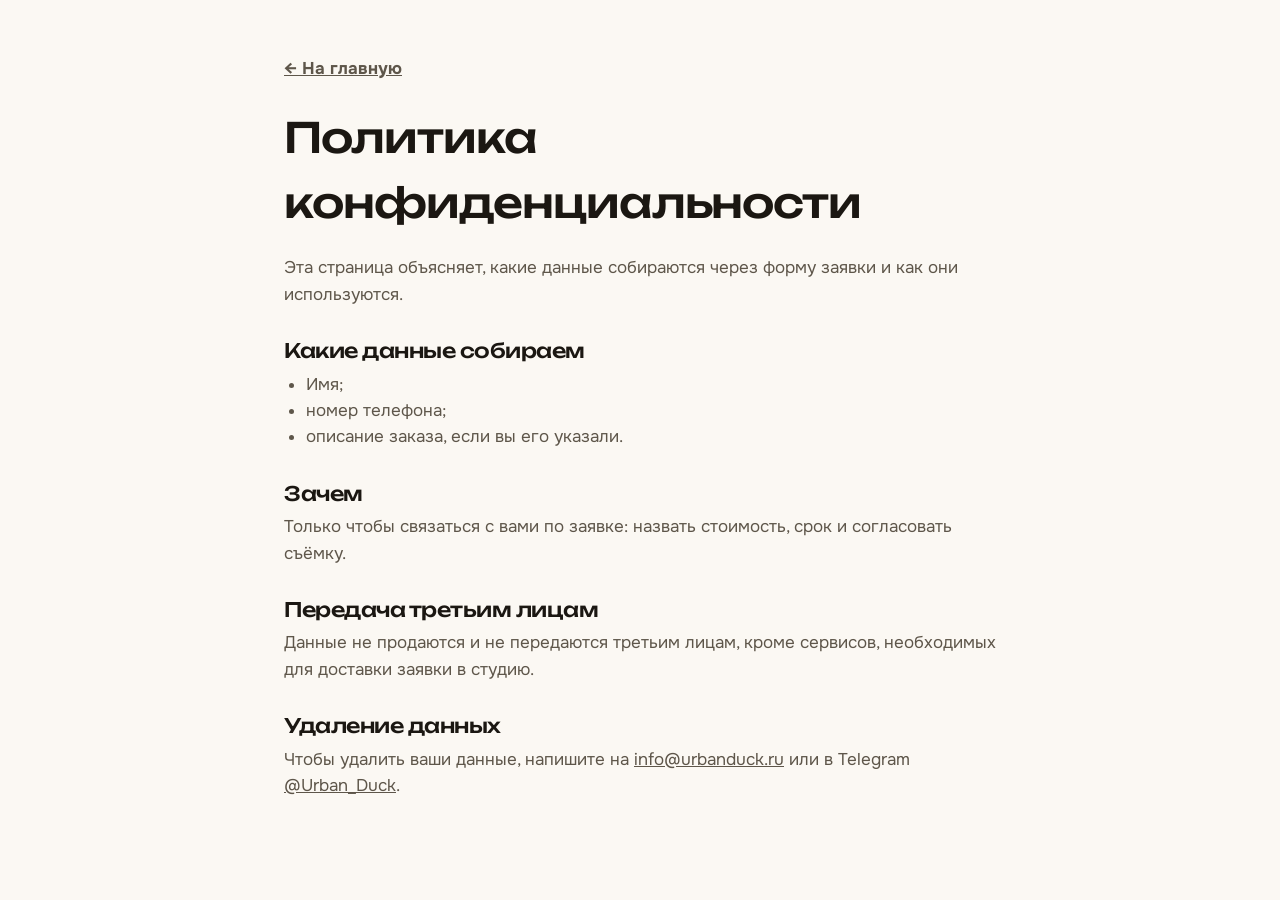
<file: privacy.html>
<!DOCTYPE html>
<html lang="ru"><head><meta charset="UTF-8"><meta name="viewport" content="width=device-width, initial-scale=1">
<title>Политика конфиденциальности — Urban Duck</title>
<link href="https://fonts.googleapis.com/css2?family=Onest:wght@400;500;600&family=Unbounded:wght@500&display=swap" rel="stylesheet">
<link rel="stylesheet" href="styles.css"></head>
<body><div class="wrap doc">
<p><a href="index.html"><b>← На главную</b></a></p>
<h1>Политика конфиденциальности</h1>
<p>Эта страница объясняет, какие данные собираются через форму заявки и как они используются.</p>
<h2>Какие данные собираем</h2>
<ul><li>Имя;</li><li>номер телефона;</li><li>описание заказа, если вы его указали.</li></ul>
<h2>Зачем</h2>
<p>Только чтобы связаться с вами по заявке: назвать стоимость, срок и согласовать съёмку.</p>
<h2>Передача третьим лицам</h2>
<p>Данные не продаются и не передаются третьим лицам, кроме сервисов, необходимых для доставки заявки в студию.</p>
<h2>Удаление данных</h2>
<p>Чтобы удалить ваши данные, напишите на <a href="mailto:info@urbanduck.ru">info@urbanduck.ru</a> или в Telegram <a href="https://t.me/Urban_Duck">@Urban_Duck</a>.</p>
</div></body></html>
</file>
<file: styles.css>
:root {
  --paper: #FBF8F3;
  --paper-2: #F3EEE5;
  --butter: #FFE6C4;
  --ink: #1B1712;
  --ink-2: #5E564A;
  --line: #E3DACA;
  --duck: #FD9E3F;
  --duck-deep: #EE8420;
  --white: #FFFFFF;
  --r: 6px;
  --f-head: 'Unbounded', 'Onest', system-ui, sans-serif;
  --f-body: 'Onest', system-ui, -apple-system, 'Segoe UI', sans-serif;
  --ease: cubic-bezier(.2, .7, .2, 1);
}

*, *::before, *::after { box-sizing: border-box; }
html { -webkit-text-size-adjust: 100%; }
body {
  margin: 0;
  background: var(--paper);
  color: var(--ink);
  font-family: var(--f-body);
  font-size: 17px;
  line-height: 1.55;
  -webkit-font-smoothing: antialiased;
}
img { display: block; max-width: 100%; }
a { color: inherit; }
h1, h2, h3, p, ul, ol, dl, dd, figure { margin: 0; }
ul, ol { padding: 0; list-style: none; }
button { font: inherit; color: inherit; cursor: pointer; }
:focus-visible { outline: 3px solid var(--ink); outline-offset: 3px; }

.wrap { width: 100%; max-width: 1240px; margin: 0 auto; padding: 0 24px; }

h2 {
  font-family: var(--f-head);
  font-weight: 500;
  font-size: clamp(1.8rem, 3.8vw, 3.2rem);
  line-height: 1.08;
  letter-spacing: -0.025em;
  max-width: 18ch;
}
h3 { font-family: var(--f-head); font-weight: 500; font-size: 1.15rem; line-height: 1.25; letter-spacing: -0.01em; }
.lead { font-size: 1.12rem; color: var(--ink-2); max-width: 46ch; margin-top: 20px; }

/* split-heading words */
.sw-w { display: inline-block; overflow: hidden; vertical-align: top; padding-bottom: .08em; margin-bottom: -.08em; }
.sw-w > span { display: inline-block; will-change: transform; }

/* ===== buttons ===== */
.btn {
  position: relative;
  display: inline-flex; align-items: center; justify-content: center;
  padding: 16px 28px;
  background: var(--duck);
  color: var(--ink);
  font-weight: 600; font-size: 1rem; text-decoration: none; white-space: nowrap;
  border: 2px solid var(--ink);
  border-radius: 999px;
  transition: background .25s var(--ease), transform .25s var(--ease), box-shadow .25s var(--ease);
  box-shadow: 4px 4px 0 var(--ink);
}
.btn:hover { background: #FFB466; transform: translate(-2px, -2px); box-shadow: 6px 6px 0 var(--ink); }
.btn:active { transform: translate(2px, 2px); box-shadow: 1px 1px 0 var(--ink); }
.btn--ghost { background: transparent; }
.btn--ghost:hover { background: var(--butter); }
.btn--sm { padding: 10px 20px; font-size: .92rem; box-shadow: 3px 3px 0 var(--ink); }
.btn--block { width: 100%; }
.btn[disabled] { opacity: .6; pointer-events: none; }

/* ===== header ===== */
.header {
  position: sticky; top: 0; z-index: 50;
  background: rgba(251, 248, 243, .9);
  backdrop-filter: blur(10px);
  -webkit-backdrop-filter: blur(10px);
  border-bottom: 1px solid transparent;
  transition: border-color .25s;
}
.header.scrolled { border-bottom-color: var(--line); }
.header__inner { display: flex; align-items: center; gap: 24px; min-height: 68px; min-width: 0; }
.logo { display: inline-flex; flex-shrink: 0; }
.logo img { height: 38px; width: auto; }
.nav { display: flex; align-items: center; gap: 26px; margin-left: auto; }
.nav a { text-decoration: none; font-weight: 500; font-size: .96rem; white-space: nowrap; position: relative; }
.nav a:not(.nav__tel-m)::after {
  content: ''; position: absolute; left: 0; right: 0; bottom: -4px; height: 2px;
  background: var(--duck); transform: scaleX(0); transform-origin: left; transition: transform .3s var(--ease);
}
.nav a:hover::after { transform: scaleX(1); }
.nav__tel-m { display: none; }
.header__tel { font-weight: 600; text-decoration: none; white-space: nowrap; }
.header__cta { flex-shrink: 0; }
.burger { display: none; width: 44px; height: 44px; background: none; border: 0; padding: 0; position: relative; margin-left: auto; }
.burger i { position: absolute; left: 10px; right: 10px; height: 2px; background: var(--ink); transition: transform .3s var(--ease), top .3s var(--ease); }
.burger i:first-child { top: 17px; }
.burger i:last-child { top: 25px; }
.burger.is-open i:first-child { top: 21px; transform: rotate(45deg); }
.burger.is-open i:last-child { top: 21px; transform: rotate(-45deg); }

/* ===== hero ===== */
.hero { padding: 56px 0 72px; overflow: hidden; }
.hero__grid { display: grid; grid-template-columns: 1.15fr .85fr; gap: 56px; align-items: center; }
.hero__title {
  font-family: var(--f-head); font-weight: 500;
  font-size: clamp(2.3rem, 5.2vw, 4.9rem);
  line-height: 1.04; letter-spacing: -0.035em;
}
.hero__title .ln { display: block; overflow: hidden; padding-bottom: .1em; margin-bottom: -.1em; }
.hero__title .ln > span { display: inline-block; }
.mark { background: linear-gradient(transparent 62%, var(--duck) 62%, var(--duck) 92%, transparent 92%); padding: 0 .06em; }
.hero__lead { margin-top: 28px; font-size: 1.2rem; color: var(--ink-2); max-width: 48ch; }
.hero__cta { display: flex; flex-wrap: wrap; gap: 16px; margin-top: 36px; }
.facts { display: grid; grid-template-columns: repeat(3, auto); justify-content: start; gap: 12px 44px; margin-top: 52px; }
.facts > div { display: flex; flex-direction: column-reverse; gap: 2px; }
.facts dt { font-size: .88rem; color: var(--ink-2); max-width: 16ch; line-height: 1.3; }
.facts dd b { font-family: var(--f-head); font-weight: 500; font-size: 2.2rem; letter-spacing: -0.03em; }

.stage { position: relative; }
.stage__frame {
  position: relative; aspect-ratio: 4 / 5; background: var(--white);
  border: 2px solid var(--ink); border-radius: var(--r); overflow: hidden;
  box-shadow: 10px 10px 0 var(--duck);
}
.stage__img { position: absolute; inset: 0; width: 100%; height: 100%; object-fit: cover; opacity: 0; transition: opacity .01s; }
.stage__img.is-on { opacity: 1; }
.stage__flash { position: absolute; inset: 0; background: #fff; opacity: 0; pointer-events: none; }
.stage__flash.go { animation: flash .42s ease-out; }
@keyframes flash { 0% { opacity: 0; } 22% { opacity: .95; } 100% { opacity: 0; } }
.crop { position: absolute; width: 26px; height: 26px; border: 0 solid var(--ink); opacity: .85; }
.crop--tl { top: 14px; left: 14px; border-top-width: 3px; border-left-width: 3px; }
.crop--tr { top: 14px; right: 14px; border-top-width: 3px; border-right-width: 3px; }
.crop--bl { bottom: 14px; left: 14px; border-bottom-width: 3px; border-left-width: 3px; }
.crop--br { bottom: 14px; right: 14px; border-bottom-width: 3px; border-right-width: 3px; }
.stage__frame:has(.stage__img.is-on[src*="watch"]) .crop { border-color: #fff; }
.stage__focus {
  position: absolute; left: 50%; top: 50%; width: 34%; aspect-ratio: 1; transform: translate(-50%, -50%);
  border: 2px solid var(--duck); border-radius: 2px; opacity: 0; pointer-events: none;
}
.stage__focus.go { animation: focus .9s var(--ease); }
@keyframes focus { 0% { opacity: 0; transform: translate(-50%, -50%) scale(1.5); } 35% { opacity: 1; } 70% { opacity: 1; transform: translate(-50%, -50%) scale(1); } 100% { opacity: 0; transform: translate(-50%, -50%) scale(1); } }
.stage__meta { display: flex; justify-content: space-between; gap: 16px; margin-top: 22px; font-weight: 500; font-size: .95rem; }
.stage__num { color: var(--ink-2); font-variant-numeric: tabular-nums; }
.stage__num b { color: var(--ink); font-weight: 600; }
.stage__bar { height: 3px; background: var(--line); margin-top: 10px; overflow: hidden; border-radius: 3px; }
.stage__bar i { display: block; height: 100%; width: 100%; background: var(--ink); transform-origin: left; transform: scaleX(0); }
.stage__bar i.run { animation: bar var(--slide, 3.6s) linear forwards; }
@keyframes bar { to { transform: scaleX(1); } }

/* ===== band ===== */
.band { background: var(--duck); border-block: 2px solid var(--ink); overflow: hidden; padding: 14px 0; }
.band__track { display: flex; width: max-content; animation: marquee 38s linear infinite; }
.band__track span {
  font-family: var(--f-head); font-weight: 500; font-size: 1.15rem; letter-spacing: -0.01em; white-space: nowrap; padding: 0 34px; position: relative;
}
.band__track span::after { content: ''; position: absolute; right: -4px; top: 50%; width: 8px; height: 8px; margin-top: -4px; background: var(--ink); border-radius: 50%; }
@keyframes marquee { to { transform: translateX(-50%); } }
.band:hover .band__track { animation-play-state: paused; }

/* ===== background demo ===== */
.bgd { background: var(--paper-2); padding: 110px 0; }
.bgd__grid { display: grid; grid-template-columns: .85fr 1.15fr; gap: 64px; align-items: center; }
.bgd__rows { margin-top: 28px; display: grid; gap: 8px; }
.bgd__rows p { font-size: 1.02rem; display: flex; gap: 14px; align-items: baseline; }
.bgd__rows b { font-family: var(--f-head); font-weight: 500; font-size: 1.3rem; min-width: 4.5ch; letter-spacing: -0.02em; }
.variants { display: grid; grid-template-columns: repeat(2, minmax(0, 150px)); gap: 28px; margin-top: 34px; }
.vr { display: flex; flex-direction: column; align-items: center; gap: 10px; background: none; border: 0; padding: 0; text-align: center; }
.vr__pic { position: relative; display: block; width: 100%; max-width: 150px; aspect-ratio: 1; border-radius: 50%; overflow: hidden; border: 2px solid var(--ink); background: #fff; transition: transform .3s var(--ease), box-shadow .3s var(--ease); }
.vr__pic--clear { background: conic-gradient(#d9d9d9 25%, #fff 0 50%, #d9d9d9 0 75%, #fff 0) 0 0 / 14px 14px; }
.vr__pic img { width: 100%; height: 100%; object-fit: cover; }
.vr__pic--clear img { mix-blend-mode: multiply; }
.vr:hover .vr__pic { transform: translateY(-4px); }
.vr.is-on .vr__pic { box-shadow: 0 0 0 3px var(--paper-2), 0 0 0 6px var(--duck); }
.vr__t { font-weight: 600; font-size: .92rem; line-height: 1.2; }
.vr__t small { display: block; font-weight: 400; color: var(--ink-2); margin-top: 2px; }
.bgd__screen {
  position: relative; aspect-ratio: 16 / 10; border: 2px solid var(--ink); border-radius: var(--r); overflow: hidden;
  background: #fff; box-shadow: 10px 10px 0 var(--ink);
  transition: background-color .5s var(--ease);
}
.bgd__screen.is-clear { background: conic-gradient(#e6e6e6 25%, #fff 0 50%, #e6e6e6 0 75%, #fff 0) 0 0 / 24px 24px; }
.bgd__screen img { width: 100%; height: 100%; object-fit: cover; transition: opacity .3s; }
.bgd__screen.is-clear img { mix-blend-mode: multiply; }
.bgd__screen img.out { opacity: 0; }
.bgd__tag { position: absolute; left: 16px; bottom: 14px; background: var(--ink); color: #fff; font-size: .82rem; font-weight: 500; padding: 4px 12px; border-radius: 999px; }
/* ===== works ===== */
.works { padding: 0; }
.works__pin { height: 100vh; min-height: 620px; display: flex; flex-direction: column; justify-content: center; padding: 84px 0 36px; overflow: hidden; }
.works__head { display: flex; justify-content: space-between; align-items: flex-end; gap: 24px; margin-bottom: 26px; }
.works__hint { color: var(--ink-2); font-size: .95rem; white-space: nowrap; }
.works__viewport { width: 100%; overflow-x: auto; padding-bottom: 12px; scrollbar-width: thin; }
.works-pin .works__viewport { overflow: visible; padding-bottom: 0; }
.works__track { --wh: clamp(300px, calc(100vh - 290px), 600px); display: flex; gap: 26px; padding: 0 max(24px, calc((100vw - 1240px) / 2 + 24px)); width: max-content; will-change: transform; }
.w { position: relative; flex: 0 0 auto; height: var(--wh); }
.w img { width: auto; height: 100%; aspect-ratio: 3 / 4; object-fit: cover; border: 2px solid var(--ink); border-radius: var(--r); background: #fff; }
.w--sq img { aspect-ratio: 1; }
.w--wide img { aspect-ratio: 3 / 2; }
.w--fit img { object-fit: contain; }
.w figcaption { position: absolute; left: 14px; bottom: 14px; right: 14px; display: flex; flex-direction: column; font-size: .86rem; line-height: 1.25; }
.w figcaption b { align-self: flex-start; background: var(--ink); color: #fff; font-weight: 500; padding: 3px 10px; border-radius: 999px 999px 0 0; }
.w figcaption span { align-self: flex-start; background: #fff; color: var(--ink); border: 2px solid var(--ink); font-weight: 500; padding: 2px 10px; border-radius: 0 999px 999px 999px; }
.w--end { display: flex; flex-direction: column; justify-content: space-between; width: clamp(260px, 26vw, 360px); background: var(--duck); border: 2px solid var(--ink); border-radius: var(--r); padding: 26px; text-decoration: none; }
.w--end span { font-family: var(--f-head); font-weight: 500; font-size: 1.8rem; line-height: 1.1; letter-spacing: -0.02em; }
.w--end b { font-size: 1.05rem; }
.works__progress { margin: 26px max(24px, calc((100vw - 1240px) / 2 + 24px)) 0; height: 3px; background: var(--line); border-radius: 3px; overflow: hidden; }
.works__progress i { display: block; height: 100%; background: var(--ink); transform: scaleX(0); transform-origin: left; }

/* ===== paintings ===== */
.paint { background: var(--butter); padding: 110px 0; border-block: 2px solid var(--ink); }
.paint__grid { display: grid; grid-template-columns: .8fr 1.2fr; gap: 64px; align-items: center; }
.paint__list { margin-top: 32px; display: grid; gap: 18px; }
.paint__list li { display: grid; grid-template-columns: auto 1fr; gap: 6px 22px; align-items: baseline; border-top: 2px solid var(--ink); padding-top: 16px; }
.paint__list b { font-family: var(--f-head); font-weight: 500; font-size: 1.55rem; letter-spacing: -0.02em; white-space: nowrap; }
.paint__list span { color: var(--ink-2); }
.loupe { position: relative; border: 2px solid var(--ink); border-radius: var(--r); overflow: hidden; cursor: crosshair; box-shadow: 10px 10px 0 var(--ink); background: #000; touch-action: pan-y; }
.loupe img { width: 100%; height: auto; aspect-ratio: 3368 / 2000; object-fit: cover; }
.loupe__glass {
  --s: 210px;
  position: absolute; left: 0; top: 0; width: var(--s); height: var(--s); border-radius: 50%;
  border: 3px solid #fff; box-shadow: 0 0 0 2px var(--ink), 0 12px 30px rgba(0, 0, 0, .35);
  background-repeat: no-repeat; opacity: 0; transform: scale(.6); transition: opacity .25s, transform .25s var(--ease); pointer-events: none;
}
.loupe.is-active .loupe__glass { opacity: 1; transform: scale(1); }
.loupe__hint { position: absolute; right: 14px; bottom: 14px; background: var(--duck); border: 2px solid var(--ink); border-radius: 999px; padding: 3px 12px; font-size: .82rem; font-weight: 600; transition: opacity .25s; }
.loupe.is-active .loupe__hint { opacity: 0; }

/* ===== tasks ===== */
.tasks { padding: 120px 0 90px; }
.tasks__list { margin-top: 56px; border-top: 2px solid var(--ink); }
.task { display: grid; grid-template-columns: 90px 1fr auto; gap: 28px; align-items: start; padding: 36px 0; border-bottom: 2px solid var(--ink); position: relative; transition: background .3s var(--ease), padding .3s var(--ease); }
.task:hover { background: var(--butter); padding-left: 20px; padding-right: 20px; }
.task__n { font-family: var(--f-head); font-weight: 500; font-size: 1.1rem; color: var(--ink-2); padding-top: 8px; }
.task__body h3 { font-size: clamp(1.4rem, 2.6vw, 2.2rem); letter-spacing: -0.025em; }
.task__body p { margin-top: 12px; color: var(--ink-2); max-width: 56ch; }
.task__price { font-weight: 600; white-space: nowrap; padding-top: 10px; }

/* ===== calculator ===== */
.calc { background: var(--paper-2); padding: 110px 0 120px; }
.calc__lead { margin-top: 20px; }
.calc__grid { display: grid; grid-template-columns: 1.3fr .9fr; gap: 56px; margin-top: 52px; align-items: start; }
.opts { border-top: 2px solid var(--ink); }
.opt { position: relative; display: grid; grid-template-columns: 1fr auto; gap: 20px; align-items: baseline; padding: 20px 18px 20px 22px; border-bottom: 1px solid var(--line); cursor: pointer; transition: background .2s; }
.opt input { position: absolute; opacity: 0; pointer-events: none; }
.opt:hover { background: rgba(255, 230, 196, .55); }
.opt::before { content: ''; position: absolute; left: 0; top: 0; bottom: 0; width: 6px; background: var(--duck); transform: scaleY(0); transform-origin: top; transition: transform .3s var(--ease); }
.opt.is-on { background: var(--butter); }
.opt.is-on::before { transform: scaleY(1); }
.opt:focus-within { outline: 3px solid var(--ink); outline-offset: -3px; }
.opt__name { font-weight: 600; font-size: 1.05rem; }
.opt__name small { display: block; font-weight: 400; color: var(--ink-2); font-size: .9rem; line-height: 1.4; margin-top: 4px; max-width: 52ch; }
.opt__price { font-family: var(--f-head); font-weight: 500; font-size: 1.25rem; letter-spacing: -0.02em; white-space: nowrap; }

.sum { position: sticky; top: 96px; background: var(--white); border: 2px solid var(--ink); border-radius: var(--r); padding: 28px; box-shadow: 8px 8px 0 var(--ink); }
.sum__row { display: flex; justify-content: space-between; align-items: center; gap: 16px; }
.sum__label { font-weight: 500; color: var(--ink-2); font-size: .95rem; }
.qty { display: inline-flex; border: 2px solid var(--ink); border-radius: 999px; overflow: hidden; }
.qty button { width: 42px; border: 0; background: var(--butter); font-size: 1.3rem; line-height: 1; }
.qty button:hover { background: var(--duck); }
.qty input { width: 64px; text-align: center; border: 0; font: inherit; font-weight: 600; background: #fff; -moz-appearance: textfield; }
.qty input::-webkit-outer-spin-button, .qty input::-webkit-inner-spin-button { -webkit-appearance: none; margin: 0; }
.chk { display: flex; gap: 12px; align-items: flex-start; margin-top: 20px; cursor: pointer; font-weight: 500; line-height: 1.35; }
.chk[hidden] { display: none; }
.chk input { appearance: none; -webkit-appearance: none; flex: 0 0 22px; width: 22px; height: 22px; margin: 1px 0 0; border: 2px solid var(--ink); border-radius: 4px; background: #fff; display: grid; place-content: center; cursor: pointer; }
.chk input::after { content: ''; width: 11px; height: 6px; border-left: 3px solid var(--ink); border-bottom: 3px solid var(--ink); transform: rotate(-45deg) scale(0); transition: transform .2s var(--ease); margin-top: -2px; }
.chk input:checked { background: var(--duck); }
.chk input:checked::after { transform: rotate(-45deg) scale(1); }
.chk small { display: block; font-weight: 400; color: var(--ink-2); font-size: .86rem; margin-top: 2px; }
.sum__place { display: grid; grid-template-columns: 1fr 1fr; gap: 8px; margin-top: 24px; }
.sum__place label { position: relative; }
.sum__place input { position: absolute; opacity: 0; }
.sum__place span { display: block; text-align: center; padding: 10px; border: 2px solid var(--ink); border-radius: 999px; font-weight: 500; font-size: .94rem; cursor: pointer; transition: background .2s; }
.sum__place input:checked + span { background: var(--ink); color: #fff; }
.sum__place input:focus-visible + span { outline: 3px solid var(--duck); outline-offset: 2px; }
.sum__total { margin-top: 26px; padding-top: 20px; border-top: 2px solid var(--ink); display: flex; justify-content: space-between; align-items: baseline; gap: 12px; }
.sum__total b { font-family: var(--f-head); font-weight: 500; font-size: clamp(1.9rem, 3vw, 2.6rem); letter-spacing: -0.03em; font-variant-numeric: tabular-nums; }
.sum__note { margin: 8px 0 22px; font-size: .88rem; color: var(--ink-2); min-height: 2.6em; }

/* ===== process ===== */
.proc { padding: 120px 0; }
.proc__grid { display: grid; grid-template-columns: .8fr 1.2fr; gap: 72px; align-items: start; }
.proc__head { position: sticky; top: 110px; }
.steps { position: relative; padding-left: 92px; display: grid; gap: 54px; }
.step { position: relative; display: block; }
.step__n { position: absolute; left: -92px; top: -4px; width: 56px; height: 56px; display: grid; place-content: center; background: var(--paper); border: 2px solid var(--ink); border-radius: 50%; font-family: var(--f-head); font-weight: 500; font-size: .95rem; transition: background .4s var(--ease); z-index: 1; }
.step.is-lit .step__n { background: var(--duck); }
.step h3 { font-size: 1.5rem; letter-spacing: -0.02em; }
.step p { margin-top: 10px; color: var(--ink-2); max-width: 50ch; }
.steps__line { position: absolute; left: 27px; top: 28px; bottom: 28px; width: 2px; background: var(--line); }
.steps__line i { display: block; width: 100%; height: 100%; background: var(--ink); transform: scaleY(0); transform-origin: top; }

/* ===== why ===== */
.why { background: var(--duck); border-block: 2px solid var(--ink); padding: 100px 0; }
.why__grid { display: grid; gap: 52px; }
.why__cols { display: grid; grid-template-columns: repeat(3, 1fr); gap: 0; border-top: 2px solid var(--ink); }
.why__cols > div { padding: 28px 32px 8px 0; }
.why__cols > div + div { padding-left: 32px; border-left: 2px solid var(--ink); }
.why__cols h3 { font-size: 1.3rem; }
.why__cols p { margin-top: 12px; max-width: 34ch; }

/* ===== reviews ===== */
.rev { padding: 110px 0; }
.rev__grid { display: grid; grid-template-columns: .9fr 1.1fr; gap: 64px; align-items: center; }
.rev__copy .btn { margin-top: 32px; }
.rev__widget { border: 2px solid var(--ink); border-radius: var(--r); overflow: hidden; height: 560px; background: #fff; box-shadow: 8px 8px 0 var(--ink); }
.rev__widget iframe { width: 100%; height: 100%; border: 0; }

/* ===== faq ===== */
.faq { padding: 40px 0 120px; }
.faq__grid { display: grid; grid-template-columns: .8fr 1.2fr; gap: 72px; align-items: start; }
.faq__item { border-top: 2px solid var(--ink); }
.faq__item:last-child { border-bottom: 2px solid var(--ink); }
.faq__item summary { list-style: none; cursor: pointer; padding: 24px 56px 24px 0; font-weight: 600; font-size: 1.12rem; position: relative; }
.faq__item summary::-webkit-details-marker { display: none; }
.faq__item summary::before, .faq__item summary::after { content: ''; position: absolute; right: 6px; top: 50%; width: 20px; height: 2px; background: var(--ink); transition: transform .3s var(--ease); }
.faq__item summary::after { transform: rotate(90deg); }
.faq__item[open] summary::after { transform: rotate(0); }
.faq__item p { padding: 0 56px 26px 0; color: var(--ink-2); max-width: 58ch; }

/* ===== contact ===== */
.contact { background: var(--duck); border-top: 2px solid var(--ink); padding: 110px 0 0; }
.contact__grid { display: grid; grid-template-columns: 1fr 1fr; gap: 64px; align-items: start; }
.contact .lead { color: var(--ink); }
.contact__list { margin-top: 36px; border-top: 2px solid var(--ink); }
.contact__list li { display: grid; grid-template-columns: 110px 1fr; gap: 16px; padding: 14px 0; border-bottom: 1px solid rgba(27, 23, 18, .4); }
.contact__list span { font-weight: 500; opacity: .75; }
.contact__list a { font-weight: 600; text-decoration: none; background: linear-gradient(var(--ink), var(--ink)) 0 100% / 0 2px no-repeat; transition: background-size .3s var(--ease); }
.contact__list a:hover { background-size: 100% 2px; }
.form { background: var(--white); border: 2px solid var(--ink); border-radius: var(--r); padding: 32px; box-shadow: 10px 10px 0 var(--ink); display: grid; gap: 20px; }
.field { display: grid; gap: 6px; }
.field span { font-weight: 600; font-size: .92rem; }
.field input, .field textarea { font: inherit; padding: 14px 16px; border: 2px solid var(--ink); border-radius: var(--r); background: var(--paper); width: 100%; resize: vertical; transition: background .2s, box-shadow .2s; }
.field input:focus, .field textarea:focus { outline: none; background: #fff; box-shadow: 0 0 0 4px var(--duck); }
.form__fine { font-size: .82rem; color: var(--ink-2); }
.map { margin-top: 90px; padding: 0; max-width: none; }
.map iframe { display: block; width: 100%; height: 380px; border: 0; border-top: 2px solid var(--ink); filter: saturate(.85); }

/* ===== footer ===== */
.footer { background: var(--paper-2); padding: 36px 0; }
.footer__inner { display: flex; flex-wrap: wrap; align-items: center; justify-content: space-between; gap: 18px 36px; }
.footer__social { display: flex; flex-wrap: wrap; gap: 8px 26px; }
.footer__social a, .footer__copy a { text-decoration: none; font-weight: 500; }
.footer__social a:hover, .footer__copy a:hover { text-decoration: underline; }
.footer__copy { color: var(--ink-2); font-size: .9rem; }

/* ===== fab ===== */
.fab { position: fixed; right: 18px; bottom: 18px; z-index: 40; display: flex; flex-direction: column; gap: 8px; }
.fab a { background: var(--white); border: 2px solid var(--ink); border-radius: 999px; padding: 9px 18px; font-weight: 600; font-size: .88rem; text-decoration: none; box-shadow: 3px 3px 0 var(--ink); transition: background .2s, transform .2s var(--ease); }
.fab a:hover { background: var(--duck); transform: translate(-2px, -2px); }

/* ===== privacy doc ===== */
.doc { max-width: 760px; padding-block: 56px 90px; }
.doc h1 { font-family: var(--f-head); font-weight: 500; font-size: clamp(1.8rem, 4vw, 2.6rem); letter-spacing: -0.025em; margin: 24px 0 20px; }
.doc h2 { font-size: 1.25rem; margin: 32px 0 10px; max-width: none; }
.doc p, .doc li { color: var(--ink-2); }
.doc ul { list-style: disc; padding-left: 22px; }

/* ===== breakpoints ===== */
@media (max-width: 1180px) {
  .nav { gap: 18px; }
  .nav a { font-size: .92rem; }
  .header__inner { gap: 18px; }
  .header__tel { display: none; }
}
@media (max-width: 1100px) {
  .burger { display: block; }
  .header__cta { display: none; }
  .nav {
    position: absolute; left: 0; right: 0; top: 100%; flex-direction: column; align-items: flex-start; gap: 0;
    background: var(--paper); border-bottom: 2px solid var(--ink); padding: 8px 24px 20px; margin: 0;
    transform: translateY(-8px); opacity: 0; visibility: hidden; transition: opacity .25s, transform .25s var(--ease), visibility .25s;
  }
  .nav.is-open { opacity: 1; visibility: visible; transform: none; }
  .nav a { padding: 14px 0; font-size: 1.1rem; width: 100%; border-bottom: 1px solid var(--line); }
  .nav__tel-m { display: block; font-weight: 700; }
}
@media (max-width: 900px) {
  body { font-size: 16px; }
  .hero { padding: 32px 0 56px; }
  .hero__grid, .bgd__grid, .paint__grid, .proc__grid, .rev__grid, .faq__grid, .contact__grid, .calc__grid { grid-template-columns: 1fr; gap: 44px; }
  .bgd, .paint, .calc, .proc, .rev, .tasks { padding-block: 72px; }
  .contact { padding-top: 72px; }
  .faq { padding-bottom: 72px; }
  .why { padding-block: 72px; }
  .proc__head, .sum { position: static; }
  .why__cols { grid-template-columns: 1fr; }
  .why__cols > div, .why__cols > div + div { padding: 24px 0; border-left: 0; }
  .why__cols > div + div { border-top: 2px solid var(--ink); }
  .task { grid-template-columns: 52px 1fr; gap: 16px; padding: 28px 0; }
  .task:hover { padding-left: 0; padding-right: 0; }
  .task__price { grid-column: 2; padding-top: 0; }
  .works__pin { height: auto; min-height: 0; padding: 72px 0 56px; }
  .works__viewport { scroll-snap-type: x mandatory; -webkit-overflow-scrolling: touch; }
  .works__track { --wh: clamp(280px, 52vh, 420px); gap: 16px; }
  .works__track .w { scroll-snap-align: center; }
  .works__progress, .works__hint { display: none; }
  .rev__widget { height: 480px; }
  .contact__grid { gap: 40px; }
  .map { margin-top: 64px; }
}
@media (max-width: 560px) {
  .wrap { padding: 0 16px; }
  .hero__cta .btn { width: 100%; }
  .facts { grid-template-columns: repeat(3, 1fr); gap: 12px 14px; margin-top: 40px; }
  .facts dd b { font-size: 1.7rem; }
  .facts dt { font-size: .8rem; }
  .stage__frame { box-shadow: 6px 6px 0 var(--duck); }
  .bgd__screen, .loupe, .form, .rev__widget { box-shadow: 6px 6px 0 var(--ink); }
  .opt { grid-template-columns: 1fr; gap: 6px; padding: 18px 14px 18px 18px; }
  .opt__price { order: -1; }
  .sum { padding: 22px 18px; box-shadow: 6px 6px 0 var(--ink); }
  .step__n { width: 44px; height: 44px; left: -68px; font-size: .85rem; }
  .steps { padding-left: 68px; gap: 44px; }
  .steps__line { left: 21px; }
  .contact__list li { grid-template-columns: 84px 1fr; }
  .form { padding: 24px 18px; }
  .loupe__glass { --s: 150px; }
  .paint__list li { grid-template-columns: 1fr; }
  .fab { right: 10px; bottom: 10px; }
  .fab a { padding: 7px 14px; font-size: .8rem; }
  .btn { white-space: normal; text-align: center; }
  .band__track span { font-size: 1rem; padding: 0 24px; }
}
@media (max-width: 380px) {
  .logo img { height: 26px; }
  .hero__title { font-size: 2.05rem; }
}

@media (prefers-reduced-motion: reduce) {
  html { scroll-behavior: auto; }
  .band__track { animation: none; }
  .stage__flash.go, .stage__focus.go { animation: none; }
}
</file>
